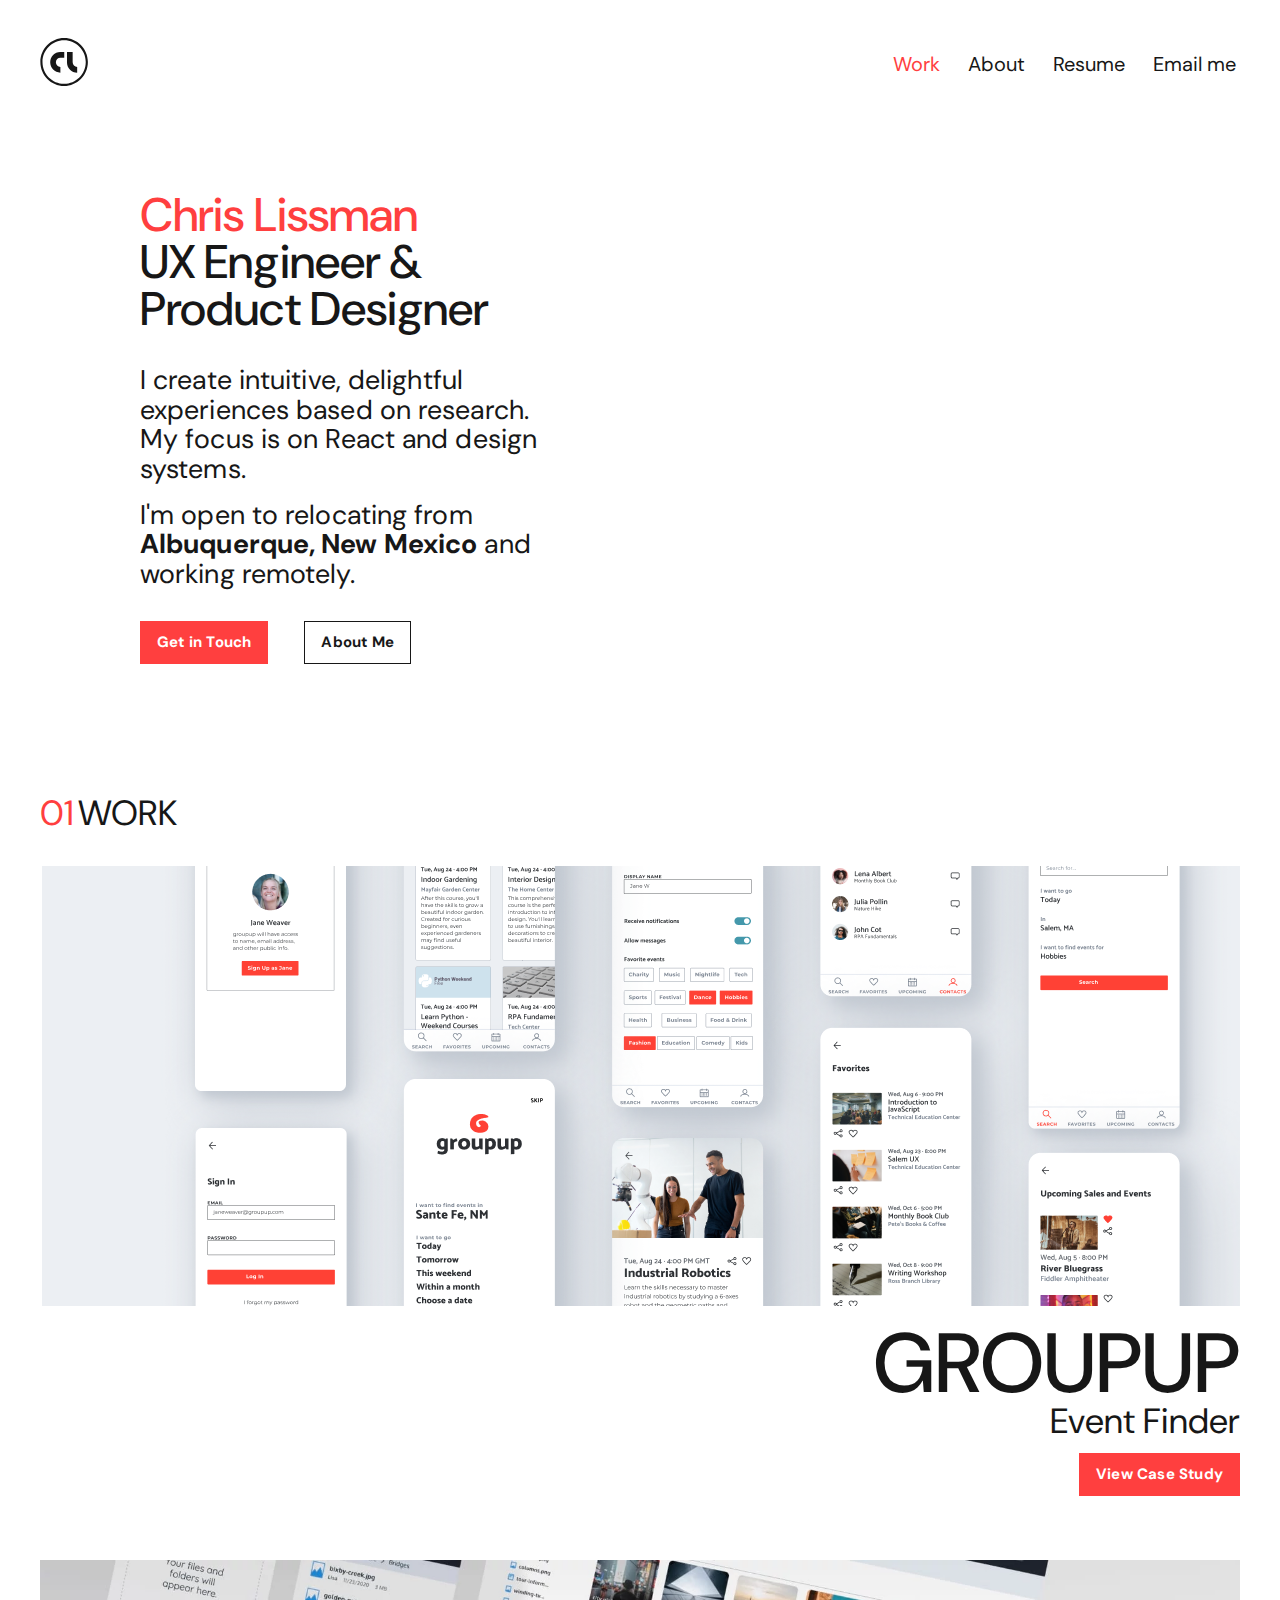
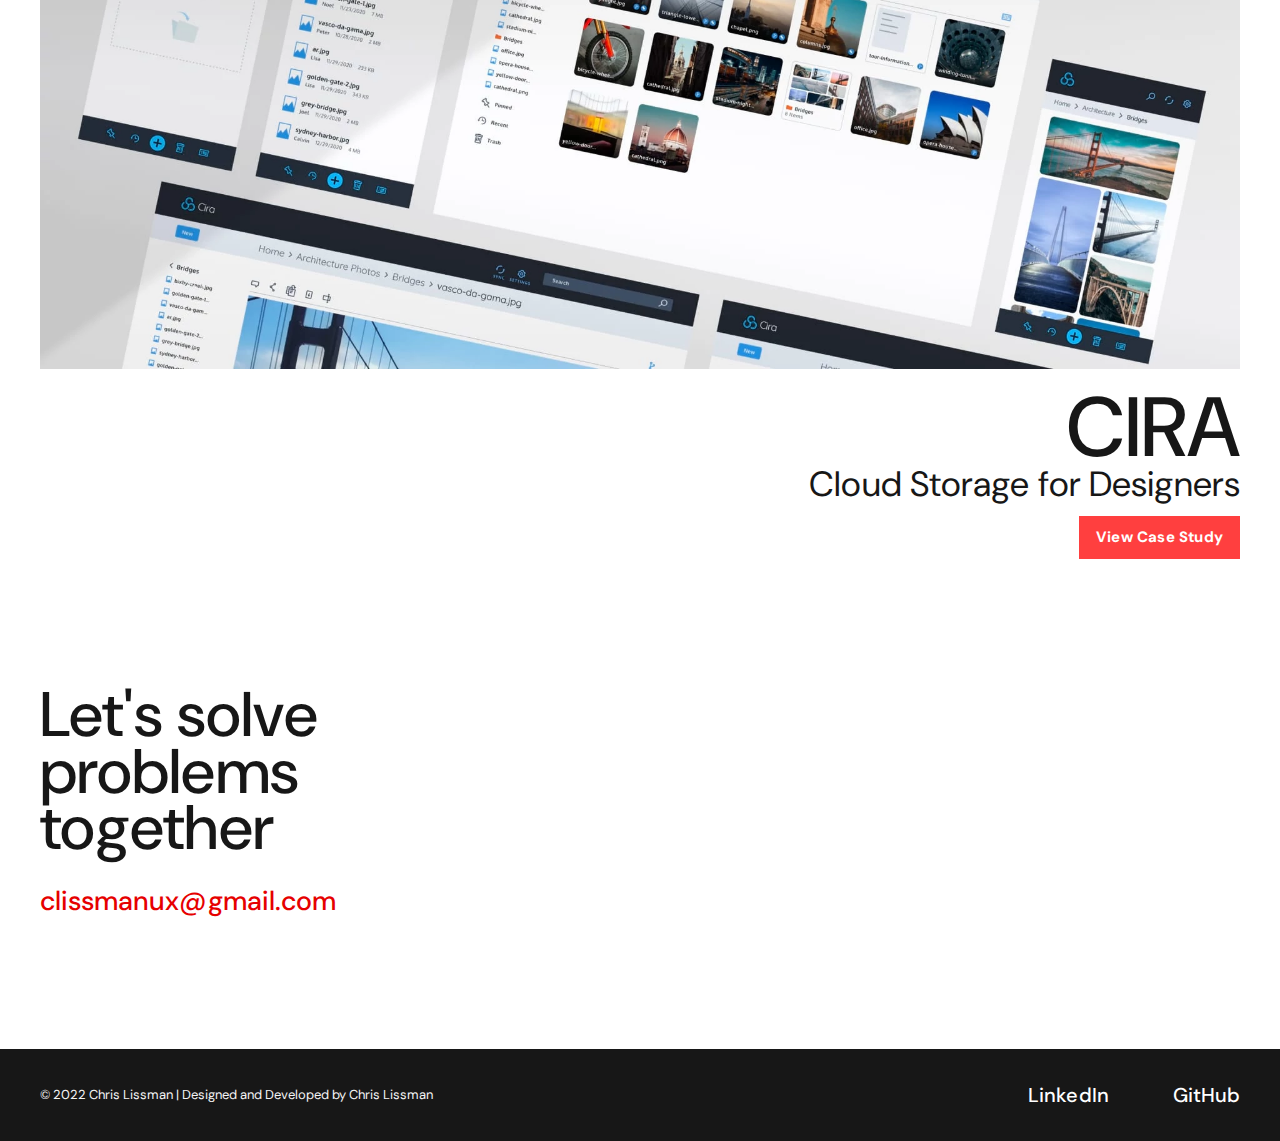
<file: index.html>
<!DOCTYPE html>
<html lang="en">
<head>
<script async src="https://www.googletagmanager.com/gtag/js?id=UA-161770783-1"></script>
<script>
    window.dataLayer = window.dataLayer || [];
    function gtag() { dataLayer.push(arguments); }
    gtag('js', new Date());

    gtag('config', 'UA-161770783-1');
</script>
    <meta charset="UTF-8">
    <meta name="viewport" content="width=device-width, initial-scale=1.0">
    <meta name='description' content="Chris Lissman's Portfolio with UX Design Case Studies">
    <meta name="keywords" content="Chris Lissman, Lissman UX, UX Designer, UX Engineer, User Research, User Flows, User Stories, Brand Guidelines, Logo, Branding, Personas, Prototyping, G Suite, Ethnography, Design Systems, User Surveys, User Interviews, Competitive Analysis, SWOT Analysis, Wireframes, Figma, Adobe CC, Photoshop, Illustrator, XD, HTML, CSS, React, JavaScript, Git, jQuery">
    <title>Chris Lissman | UX Engineer</title>
    <script src="scripts/app.js" async></script>
    <link rel="shortcut icon" href="images/logo_favicon.png?v=2" type="image/x-icon">
    <link rel="stylesheet" href="styles/normalize.css">
    <link rel="stylesheet" href="styles/style.css">
</head>
<body>
    <header>
        <nav>
            <a href="index.html"><img class="logo" src="images/logo_large.svg" alt="Chris Lissman's logo"></a>
            <div class='menu'>
                <a class="text--highlight" href="index.html">Work</a>
                <a href="about.html">About</a>
                <a href="chris_lissman_resume.pdf" target="_blank" rel="noopener">Resume</a>
                <a href="mailto:clissmanux@gmail.com" target="_blank" rel="noopener">Email me</a>
            </div>
            <div class="hamburger" onclick="openMenu()"><div></div></div>
            <div class="mobile-menu initial">
                <div class="mobile-menu mobile-menu__links">
                    <a class='smallest text--highlight' href="index.html">Work</a>
                    <a class='smallest' href="about.html">About</a>
                    <a class='smallest' href="chris_lissman_resume.pdf" target="_blank" rel="noopener">Resume</a>
                    <a class='smallest' href="mailto:clissmanux@gmail.com" target="_blank" rel="noopener">Email me</a>
                </div>
            </div>
        </nav>
    </header>
    <main class='index'>
        <section>
            <div class="sizing sizing--wide intro">
                <h1 class='smaller'><span class='text--highlight'>Chris Lissman</span> <br> UX Engineer & Product Designer</h1>
                <h2 class='smallest'>I create intuitive, delightful experiences based on research. My focus is on React and design systems.</h2>
                <h2 class='smallest'>I'm open to relocating from <strong>Albuquerque, New Mexico</strong> and working remotely.</h2>
                <a class='button' href="mailto:clissmanux@gmail.com" target="_blank" rel="noopener">Get in Touch</a>
                <a class='button button--secondary' href="about.html">About Me</a>
            </div>
        </section>
        <section>
            <div class="sizing sizing--wide work">
                <h2 class='smaller'><span class='text--highlight spacer--right'>01</span>WORK</h2>
                <a href="groupup.html">
                    <img src="/images/groupup/screens.png" alt="groupup event-finder product images">
                </a>
                <h3 class="larger title">groupup</h3>
                <h4 class="smallest align-right">Event Finder</h4>
                <a href="groupup.html" class="button">View Case Study</a>
                <a href="cira.html">
                    <picture >
                        <source class='screen-image' srcset="images/cira/screens_1.webp" type="image/webp">
                        <source class='screen-image' srcset="images/cira/screens_1.jpg" type="image/jpeg">
                        <img class='screen-image'  src="images/cira/screens_1.jpg"
                            alt="Cira cloud storage product images">
                    </picture>
                </a>
                <h3 class='larger title'>Cira</h3>   
                <h4 class='smallest align-right'>Cloud Storage for Designers</h4>
                <a class="button" href="cira.html">View Case Study</a>
            </div>
        </section>
        <section>
            <div class="sizing sizing--wide">
                <h2 class='smaller contact'>Let's solve problems together</h2>
                <address class='contact'>
                    <a href="mailto:clissmanux@gmail.com" target="_blank" rel="noopener">clissmanux@gmail.com</a>
                </address>
            </div>
        </section>
    </main>
    <footer>
        <div class="sizing--wide">
            <ul>
                <li><a href="https://www.linkedin.com/in/chrislissman/" target="_blank" rel="noopener">LinkedIn</a></li>
                <li><a href="https://github.com/clissman" target="_blank" rel="noopener">GitHub</a></li>
            </ul>
            <small>&copy; 2022 Chris Lissman | Designed and Developed by Chris Lissman</small>
        </div>
    </footer>
</body>
</html>
</file>
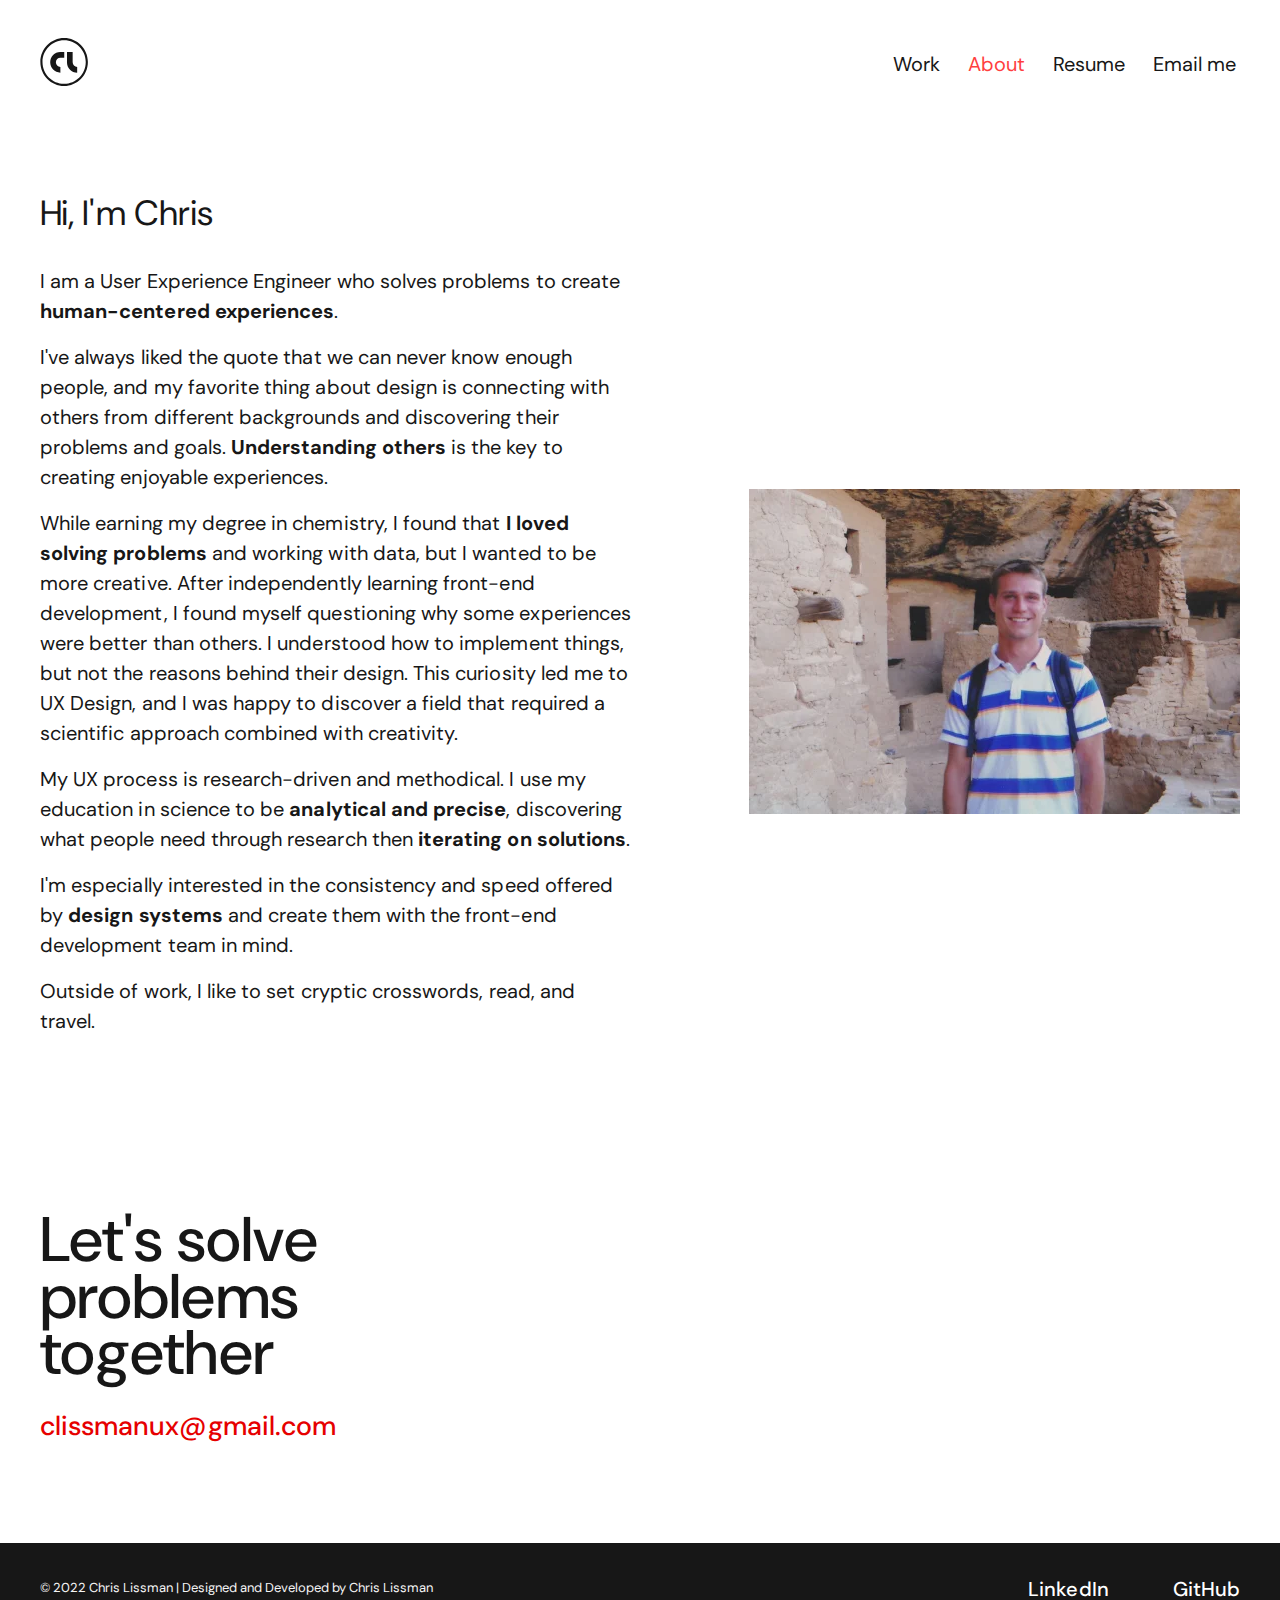
<file: about.html>
<!DOCTYPE html>
<html lang="en">
<head>
<script async src="https://www.googletagmanager.com/gtag/js?id=UA-161770783-1"></script>
<script>
    window.dataLayer = window.dataLayer || [];
    function gtag() { dataLayer.push(arguments); }
    gtag('js', new Date());

    gtag('config', 'UA-161770783-1');
</script>
    <meta charset="UTF-8">
    <meta name="viewport" content="width=device-width, initial-scale=1.0">
    <meta name='description' content="Chris Lissman's Portfolio with UX Design Case Studies">
    <meta name="keywords" content="Chris Lissman, Lissman UX, Biography, About, UX Designer, UX Engineer, User Research, User Flows, User Stories, Brand Guidelines, Logo, Branding, Personas, Prototyping, G Suite, Ethnography, Design Systems, User Surveys, User Interviews, Competitive Analysis, SWOT Analysis, Wireframes, Figma, Adobe CC, Photoshop, Illustrator, XD, HTML, CSS, React, JavaScript, Git, jQuery">
    <title>Chris Lissman | Cira Case Study</title>
    <script src="scripts/app.js" async></script>
    <link rel="shortcut icon" href="images/logo_favicon.png?v=2" type="image/x-icon">
    <link rel="stylesheet" href="styles/normalize.css">
    <link rel="stylesheet" href="styles/style.css">
</head>
<body>
    <header>
        <nav>
            <a href="index.html">
                <img class="logo" src="images/logo_large.svg" alt="Chris Lissman's logo">
            </a>
            <div class='menu'>
                <a href="index.html">Work</a>
                <a class="text--highlight" href="about.html">About</a>
                <a href="chris_lissman_resume.pdf" target="_blank" rel="noopener">Resume</a>
                <a href="mailto:clissmanux@gmail.com" target="_blank" rel="noopener">Email me</a>
            </div>
            <div class="hamburger" onclick="openMenu()"><div></div></div>
            <div class="mobile-menu initial">
                <div class="mobile-menu mobile-menu__links">
                    <a class='smallest' href="index.html">Work</a>
                    <a class='smallest text--highlight' href="about.html">About</a>
                    <a class='smallest' href="chris_lissman_resume.pdf" target="_blank" rel="noopener">Resume</a>
                    <a class='smallest' href="mailto:clissmanux@gmail.com" target="_blank" rel="noopener">Email me</a>
                </div>
            </div>
        </nav>
    </header>
    <main>
        <div class="sizing sizing--wide two-columns">
            <picture class='photo'>
                <source srcset="images/chris_lissman_picture.webp" type="image/webp">
                <source srcset="images/chris_lissman_picture.jpg" type="image/jpeg">
                <img src="images/chris_lissman_picture.jpg" alt="Chris Lissman at Mesa Verde National Park">
            </picture>
            <section class='about'>
                <h1 class='smaller'>Hi, I'm Chris</h1>

                <p>I am a User Experience Engineer who solves problems to create <strong>human-centered experiences</strong>.</p>
                
                <p>I've always liked the quote that we can never know enough people, and my favorite thing about design is connecting with
                others from different backgrounds and discovering their problems and goals. <strong>Understanding others</strong> is the key to creating
                enjoyable experiences.</p>
                
                <p>While earning my degree in chemistry, I found that <strong>I loved solving problems</strong> and working with data, but I wanted to be
                more creative. After independently learning front-end development, I found myself questioning why some experiences were
                better than others. I understood how to implement things, but not the reasons behind their design. This curiosity led me
                to UX Design, and I was happy to discover a field that required a scientific approach combined with creativity.</p>

                <p>My UX process is research-driven and methodical. I use my education in science to be <strong>analytical and precise</strong>, discovering
                what people need through research then <strong>iterating on solutions</strong>.</p>
                
                <p>I'm especially interested in the consistency and speed offered by <strong>design systems</strong> and create them with the front-end
                development team in mind.</p>
                
                <p>Outside of work, I like to set cryptic crosswords, read, and travel.</p>
            </section>
        </div>
        <section>
            <div class="sizing sizing--wide">
                <h2 class='smaller contact'>Let's solve problems together</h2>
                <address class='contact'>
                    <a href="mailto:clissmanux@gmail.com" target="_blank" rel="noopener">clissmanux@gmail.com</a>
                </address>
            </div>
        </section>
    </main>
    <footer>
        <div class="sizing--wide">
            <ul>
                <li><a href="https://www.linkedin.com/in/chrislissman/" target="_blank" rel="noopener">LinkedIn</a></li>
                <li><a href="https://github.com/clissman" target="_blank" rel="noopener">GitHub</a></li>
            </ul>
            <small>&copy; 2022 Chris Lissman | Designed and Developed by Chris Lissman</small>
        </div>
    </footer>
</body>
</html>
</file>
<file: styles/style.css>
/* 
Global Settings
Sizing, Spacing & Containers
Typography
Tables
Interactive Elements
Miscellaneous
Page Sections 
    Intro
    Work
    Skills
    Navigation
    Competitive Analysis
    Colors
    Personas
    Project Details
    Logos & Icons
    Contact
    Footer
*/

/* --------------------------------------------- Global Settings ---------------------------------------------*/

@import url('https://fonts.googleapis.com/css2?family=DM+Sans:ital,wght@0,400;0,500;0,700;1,400&display=swap');

:root {
    --coral-lightest: #FF5A5A;
    --coral-base: #FF3F3F;
    --coral-darkest: #E60000;

    --malibu-darkest: #6DDCFF;
    --malibu-base: #A4E9FF;
    --malibu-lightest: #C3F1FF;

    --grey-lightest: #F4F4F4;
    --grey-lighter: #BFBFBF;
    --grey-base: #6E6E6E;
    --grey-darker: #505050;
    --grey-darkest: #171717;

    --gradient-1: linear-gradient(156.2deg, #FFFFFF 9.18%, rgba(241, 241, 241, 0.814018) 29.45%, rgba(233, 233, 233, 0.416667) 54.47%, #F7F7F7 74.31%);
    --gradient-2: linear-gradient(156.13deg, #FAFAFA 9.18%, rgba(249, 249, 249, 0.814018) 22.55%, rgba(244, 244, 244, 0.416667) 54.47%, #F7F7F7 91.99%);
    --gradient-3: linear-gradient(160.4deg, #F2F3F4 9.18%, rgba(229, 231, 236, 0.416667) 34.49%, rgba(234, 235, 239, 0.91998) 69.99%, #EEF0F5 91.99%);

    color: var(--grey-darkest);
    font-family: 'DM Sans', sans-serif;
}

::selection {
    background: rgb(3, 105, 201);
    color: white;
}

body {
    text-rendering: optimizeLegibility;
}

html,
body {
    overflow-x: hidden;
}

/* --------------------------------------------- Sizing, Spacing & Containers ---------------------------------------------*/

.screen-image {
    margin-top: 64px;
}

img {
    width: 100%;
}

section {
    margin-bottom: 64px;
}

canvas {
    margin-bottom: 32px;
}

.sizing {
    margin: 0 auto;
    max-width: 592px;
    overflow-wrap: break-word;
    padding-left: 24px;
    padding-right: 24px;
}

.sizing--wide {
    max-width: 1200px;
    padding-left: 24px;
    padding-right: 24px;
}

.hero {
    position: relative;
    margin-top: -64px;
    margin-bottom: -32px;
}

.hero__title {
    display: none;
}

.padded {
    padding: 0 24px;
}

@media screen and (min-width: 900px) {
    .hero__title {
        bottom: 25%;
        display: block;
        left: 8%;
        max-width: 20%;
        position: absolute;
    }

    .project-details__title {
        display: none;
    }
}

.margin--16-top {
    margin: 16px 0;
}

.margin--32-top {
    margin: 32px 0;
}

.margin--64-top {
    margin: 64px 0;
}

.img--nudge-top {
    margin-top: 64px;
}

.container__flexbox--6 {
    display: flex;
    justify-content: space-between;
}

.container__flexbox--6 img {
    /* height: 521px; */
    max-width: inherit;
}

@media screen and (min-width: 600px) {
    section {
        margin-bottom: 96px;
    }
}

.about {
    max-width: 592px;
}

h1.project_title {
    font-weight: 500;
    margin-bottom: 16px;
}

h2.project_title {
    margin-top: -16px;
    font-size: 27px;
}

.spacer-top-32px {
    margin-top: 32px;
}

.spacer-bottom-16px {
    margin-bottom: 16px !important;
}

.img--initial {
    width: initial;
}

.img--border {
    border: 1px solid var(--grey-lighter);
}

.container-logo .img--smaller {
    max-width: 240px;
}

.background--grey {
    background: var(--gradient-1);
    display: flex;
    justify-content: center;
    margin-bottom: 64px;
    padding: 32px 0;
    width: 100%;
    flex-wrap: wrap;
}

.background--grey .sizing {
    order: -1;
}

.background--grey img {
    max-width: 600px;
}

.background--grey div {
    margin: 0 24px;
}

.comparison {
    background: var(--gradient-2);
    display: flex;
    flex-wrap: wrap;
    justify-content: center;
    margin: 32px 0;
    padding: 32px 0;
    width: 100%;
}

.preference_comparison {
    display: flex;
    flex-wrap: wrap;
    justify-content: center;
    padding: 16px 24px;
    background: var(--gradient-2);
}

.preference_comparison canvas {
    margin: 32px 0 0 0;
    max-width: 592px;
    align-self: center;
}

.preference_comparison img {
    flex-basis: 415px;
}

.comparison div {
    margin: 16px 24px;
}

@media screen and (min-width: 400px) and (max-width: 1000px) {
    .comparison div {
        max-width: 440px;
    }
}

.full {
    width: 100%;
    margin-bottom: 64px;
}

.partial {
    margin: 32px 0;
}

.full-column {
    margin: 48px auto 64px;
    display: block;
    max-width: max-content;
}


@media screen and (max-width: 900px) {
    .full {
        height: 300px;
        object-fit: cover;
    }
}

.index section {
    margin-bottom: 128px;
}

/* --------------------------------------------- Typography ---------------------------------------------*/

h1,
h2,
h3,
h4,
h5,
h6 {
    margin: 0;
}

p,
address,
li {
    font-size: 17px;
    line-height: 1.5;
    letter-spacing: 0.05px;
}

p {
    margin: 0 0 16px;
}

strong {
    font-weight: 700;
}

ul {
    list-style-type: none;
    margin: 0;
    padding: 0;
}

li {
    line-height: 1.3em;
    margin-bottom: 8px;
}

.list--bulleted li::before {
    content: "·";
    font-weight: 700;
    margin-right: -3px;
    position: relative;
    right: 8px;
}

.larger {
    font-size: 47px;
    font-weight: 500;
    line-height: 0.9;
    margin: 0 0 32px;
    letter-spacing: -0.1px;
}

.smaller {
    font-size: 35px;
    font-style: normal;
    font-weight: normal;
    line-height: 42px;
    margin-bottom: 32px;
    letter-spacing: 0.1px;
}

.smallest {
    font-size: 27px;
    font-weight: 500;
    line-height: 1.1;
    margin-bottom: 16px;
    letter-spacing: 0.1px;
}

.mini {
    font-size: 20px;
    font-weight: 500;
    margin-bottom: 4px;
}

.body_two {
    font-size: 15px;
}

@media screen and (min-width: 600px) {

    p,
    address,
    li {
        font-size: 20px;
    }

    .smallest {
        font-size: 47px;
    }

    .mini {
        font-size: 35px;
        margin-bottom: 8px;
    }

    .larger {
        font-size: 84px;
    }
}

.paragraph_description {
    font-size: 20px;
    font-weight: 700;
    margin: 32px 0 4px;
}

@media screen and (min-width: 600px) {
    .paragraph_description {
        font-size: 22px;
    }
}


.overline {
    font-size: 15px;
    font-weight: 700;
    letter-spacing: 0.4px;
    margin-bottom: 4px;
}

@media screen and (max-width: 600px) {
    .overline {
        font-size: 13px;
    }
}


.title {
    text-transform: uppercase;
}

.graph__title {
    color: var(--grey-base);
    font-size: 16px;
    font-weight: 700;
    margin-top: 32px;
}

.align-right {
    text-align: right;
}

.text--highlight {
    color: var(--coral-base);
}

.spacer--right {
    margin-right: 4px;
}

/* --------------------------------------------- Interactive Elements ---------------------------------------------*/

a {
    color: var(--coral-darkest);
    text-decoration: none;
    font-weight: 500;
}

a.button {
    background-color: var(--coral-base);
    border: 1px solid var(--coral-base);
    color: white;
    display: inline-block;
    font-weight: 700;
    font-size: 15px;
    letter-spacing: 0.2px;
    margin-top: 16px;
    padding: 12px 16px;
    transition: background-color 0.1s ease;
}

a.button:hover {
    background: var(--coral-darkest);
}

a.button:first-of-type {
    margin-right: 32px;
}

a.button--secondary {
    background: white;
    border: 1px solid var(--grey-darkest);
    color: var(--grey-darkest);
    margin-left: 0;
}

a.button--secondary:hover {
    background: var(--grey-lightest);
}

/* --------------------------------------------- Tables ---------------------------------------------*/

table {
    border-collapse: collapse;
    font-size: 15px;
    letter-spacing: 0.2px;
    margin-top: 32px;
    max-width: 100%;
    table-layout: fixed;
}

table caption {
    text-align: left;
}

td {
    overflow: hidden;
    padding: 16px 6px;
    vertical-align: top;
}

table td:last-child {
    text-align: center;
}

th {
    padding: 16px 4px;
    text-align: left;
    white-space: nowrap;
}

thead {
    color: var(--grey-darker);
}

thead th:last-child {
    text-align: center;
    width: 90px;
}



tr:nth-of-type(2n) {
    background: var(--grey-lightest);
}

.cell--medium-priority {
    background: var(--malibu-base);
}

.cell--low-priority {
    background: var(--malibu-lightest);
}

.cell--high-priority {
    background: var(--malibu-darkest);
}

.cell--high-severity {
    background: #FF7D45;
    font-weight: 700;
}

.cell--medium-severity {
    background: #FF9E67;
    font-weight: 700;
}

.cell--low-severity {
    background: #FFC27B;
    font-weight: 700;
}

.padded {
    padding: 0 24px;
}

@media screen and (min-width: 600px) {
    table {
        margin-top: 32px;
    }
}

section > table {
    margin-top: -64px;
}

@media screen and (max-width: 400px) {
    table {
        font-size: 13px !important;
    }
}

@media screen and (max-width: 900px) {
    .cell--hide {
        display: none;
    }
}

/* --------------------------------------------- Miscellaneous---------------------------------------------*/

.tooltip {
    background-color: var(--grey-darkest);
    border: red;
    border-radius: 2px;
    color: white;
    font-size: 13px;
    font-weight: 700;
    letter-spacing: 1px;
    padding: 8px 6px;
    position: fixed;
}

.tooltip::after {
    border-color: transparent var(--grey-darkest) transparent transparent;
    border-style: solid;
    border-width: 5px;
    content: "";
    margin-top: -5px;
    position: absolute;
    right: 100%;
    top: 50%;
}

/* --------------------------------------------- Sections: Intro ---------------------------------------------*/

.intro>* {
    max-width: 410px;
}

.intro h1 {
    font-weight: 500;
    line-height: 1;
    max-width: 300px;
}

.intro h2 {
    font-weight: 400;
}

@media screen and (min-width: 600px) {
    .intro>* {
        margin-left: 100px;
    }

    .intro h1 {
        font-size: 47px;
        max-width: 400px;
    }

    .intro h2 {
        font-size: 27px;
    }
}

/* --------------------------------------------- Sections: Work ---------------------------------------------*/

.work {
    align-items: flex-end;
    display: flex;
    flex-direction: column;
}

.work .button {
    margin-top: -4px;
}

.work h4 {
    font-weight: 400;
}

.work h3 {
    margin: 16px 0 0 0;
}

@media screen and (min-width: 600px) {
    .work h4 {
        font-size: 35px;
    }
}

/* --------------------------------------------- Sections: Skills ---------------------------------------------*/

.skills {
    display: flex;
    flex-wrap: wrap;
    justify-content: space-between;
    margin: 32px auto -32px;
    flex-basis: fill;
}

.skills h2 {
    flex-basis: 100%;
}

.skills ul {
    flex-basis: 50%;
    margin-bottom: 32px;
}

.skills h3 {
    font-size: 20px;
}

@media screen and (min-width: 780px) {
    .skills ul {
        flex-basis: auto;
    }

    .skills h3 {
        font-size: 27px;
    }
}

.work h2 {
    align-self: flex-start;
}

/* --------------------------------------------- Sections: Navigation ---------------------------------------------*/

main {
    margin-top: 128px;
}

@media screen and (min-width: 600px) {
    main {
        margin-top: 192px;
    }
}

header {
    position: fixed;
    width: 100%;
    background: white;
    display: flex;
    justify-content: center;
    z-index: 1;
}

nav {
    align-items: center;
    display: flex;
    height: 64px;
    justify-content: space-between;
    margin: 0 24px;
    max-width: 1200px;
    width: 100%;
}

nav a {
    color: var(--grey-darkest);
    font-size: 15px;
    font-weight: 400;
}

.photo {
    align-self: center;
    margin-bottom: 32px;
    order: 2;
    display: block;
}

.photo source,
.photo img {
    max-width: 492px;
    min-width: 320px;
}

@media screen and (min-width: 1000px) {
    .two-columns {
        display: flex;
    }

    .photo {
        margin-left: 117px;
        min-width: 392px;
    }
}

nav div a {
    padding: 12px 7px;
}

@media screen and (min-width: 600px) {
    nav div a {
        font-size: 20px;
        padding: 4px;
        margin-left: 16px;
    }

    nav {
        height: 128px;
    }
}

.hamburger {
    display: none;
    cursor: pointer;
    padding: 12px;
}


@media screen and (max-width:600px) {
    .menu {
        display: none;
    }

    .hamburger {
        display: block;
    }

}

@media screen and (min-width: 600px) {
    .mobile-menu {
        display: none;
    }
}

.mobile-menu {
    width: 100vw;
    height: 100vh;
    background: white;
    position: absolute;
    top: 0;
    left: 0;
    margin-top: 64px;
    transition: 0.25s 0.4s ease-in;
    visibility: hidden;
    opacity: 0;
}

.mobile-menu__links {
    display: flex;
    flex-direction: column;
    align-items: center;
    justify-content: space-evenly;
    height: 30vh;
    margin-top: 64px;
    transition: 0.25s ease-in;
    visibility: hidden;
    opacity: 0;
}

.initial {
    visibility: hidden;
    transition: none;
}

.active-1 {
    visibility: visible;
    opacity: 1;
    transition: 0.25s ease-out;
}

.active-2 {
    visibility: visible;
    opacity: 1;
    transition: opacity 0.25s 0.40s ease-out;
}

.inactive-1 {
    visibility: hidden;
    opacity: 0;
    transition: visibility 0s .4s, opacity 0.3s ease-out;
}

.inactive-2 {
    visibility: hidden;
    opacity: 0;
    transition: visibility 0s .4s, opacity 0.3s ease-out;
}


.hamburger {
    margin-right: -12px;
    width: 24px;
}

.hamburger:after,
.hamburger:before,
.hamburger div {
    background-color: var(--grey-darkest);
    content: '';
    display: block;
    height: 2px;
    margin: 4px 0;
    transition: all 0.2s 0.1s ease-in-out;
}

.hamburger.hamburger--active:before {
    transform: translateY(6px) rotate(135deg);
}

.hamburger.hamburger--active:after {
    transform: translateY(-6px) rotate(-135deg);
}

.hamburger.hamburger--active div {
    transform: scale(0);
}



/* --------------------------------------------- Competitive Analysis ---------------------------------------------*/

.competitive_analysis {
    margin: 64px 0;
}

.competitive_analysis img {
    /* width: 200px; */
    margin-bottom: 8px;
}

.competitive_analysis:last-of-type {
    margin-bottom: 0;
}

.competitive_analysis>ul {
    margin: 32px 0;
}

.competitive_analysis .container__flexbox--6 div:first-child {
    margin-right: 16px;
}


/* --------------------------------------------- Section Colors ---------------------------------------------*/

.colors__grid {
    display: grid;
    grid-gap: 16px;
    grid-template-columns: repeat(4, 1fr);
    width: 100%;
}

.colors__grid--color {
    align-items: flex-end;
    display: flex;
    height: 100px;
}

.colors__grid--color div {
    background: white;
    height: 46px;
    padding-top: 8px;
    width: 100%;
}

.colors__grid--color p {
    font-size: 15px;
    margin: 0;
}

.colors p:last-child {
    color: var(--grey-darker);
    margin-top: -4px;
}

.colors__grid--color:nth-child(-n+5) {
    grid-column: span 2;
}


@media screen and (min-width: 600px) {
    .colors__grid {
        grid-template-columns: repeat(6, 1fr);
    }
}

/* --------------------------------------------- Sections: Personas ---------------------------------------------*/

.persona {
    display: grid;
    grid-gap: 16px;
    grid-template-columns: repeat(4, 1fr);
    grid-template-rows: auto min-content;
    grid-template-areas: "photo photo name name"
        "photo photo quote quote"
        "photo photo info info"
        "bio bio bio bio"
        "moti   moti     moti    moti"
        "goals  goals   frust  frust";
    background: white;
    padding: 24px;
    max-width: 502px;
    margin-top: 32px;
}

@media screen and (min-width: 600px) {
    .persona {
        display: grid;
        grid-gap: 16px;
        grid-template-columns: repeat(4, 1fr);
        grid-template-rows: auto min-content;
        grid-template-areas: "photo photo name name"
            "photo photo quote quote"
            "photo photo info info"
            "bio   bio    moti moti"
            "goals  goals   frust  frust";
        background: white;
        padding: 24px;
        max-width: 502px;
        margin-top: 32px;
    }
}

@media screen and (max-width: 1720px) {
    #vince {
        display: none;
    }
    #cathy {
        display: none;
    }
}

.personas {
    display: flex;
    justify-content: center;
    margin-top: 64px;
    background: var(--gradient-3);
    padding: 0 24px 24px 24px;
    flex-wrap: wrap;
    justify-content: space-evenly;
    align-content: space-between;
}

@media screen and (max-width: 400px) {
    .persona .smaller {
        font-size: 27px;
    }

    .info ul li {
        font-size: 13px;
    }
}

.persona blockquote {
    color: var(--grey-darker);
    font-style: italic;
    grid-area: quote;
    letter-spacing: 0.2px;
    margin: 0;
}

.persona blockquote::before {
    content: '“';
    margin-right: -3px;
    position: relative;
    right: 4px;
}

.persona blockquote::after {
    content: '”';
}

.persona img {
    grid-area: photo;
    height: 100%;
    max-height: 300px;
    object-fit: cover;
    object-position: top;
    margin: -24px 0 0 -24px;
}

.persona li {
    font-size: 15px;
}

.persona p,
.persona h5 {
    margin: 0;
}

.bio {
    grid-area: bio;
}

.frust {
    grid-area: frust;
}

.goals {
    grid-area: goals;
}

.info {
    display: flex;
    grid-area: info;
    justify-content: space-between;
}

.info ul:first-child {
    color: var(--grey-base);
}

.moti {
    grid-area: moti;
}

.name {
    grid-area: name;
}

.name h4 {
    margin-bottom: 0;
}

.name p {
    color: var(--grey-darker);
}

/* --------------------------------------------- Sections: Project Details ---------------------------------------------*/

.project-details {
    display: flex;
    flex-wrap: wrap;
}

.project-details li {
    font-size: 15px;
    margin-bottom: 0;
}

.project-details h1,
.project-details h2 {
    flex-basis: 100%;
}

.project-details h1 {
    margin-bottom: 4px;
}

.details--whole {
    flex-basis: 100%;
}

.details--half {
    display: flex;
    flex-basis: 50%;
    flex-grow: 1;
    justify-content: space-between;
}

.details--quarter {
    flex-basis: 50%;
}

@media screen and (min-width:600px) {
    .details--quarter {
        flex-basis: 25%;
        white-space: nowrap;
    }

    .details--whole {
        flex-basis: 50%;
    }
}

@media screen and (max-width: 400px) {
    .project-details li {
        font-size: 13px;
    }
}

.flex--full {
    flex-basis: 100%;
}

/* --------------------------------------------- Sections: Logos & Icons ---------------------------------------------*/

.container-logo {
    width: 100%;
    background: black;
    padding: 32px 0;
    display: flex;
    justify-content: center;
}

.container-logo--white {
    background: white;
}

.container-logo img {
    max-width: 390px;
    margin: 0 24px;
    padding: 0 24px;
}

.container-logo:first-child {
    background: white;
    margin-top: 16px;
}

.logo {
    width: 36px;
    padding: 12px;
    margin-left: -12px;
}

@media screen and (min-width: 600px) {
    .logo {
        width: 48px;
        padding: 0;
        margin: 0;
    }
}

.icons {
    display: flex;
    flex-flow: wrap;
    margin: 32px auto 0;
    max-width: 640px;
}

.icons img {
    flex: 1 0 16%;
    margin-bottom: 32px;
    max-height: 48px;
}

/* --------------------------------------------- Sections: Contact ---------------------------------------------*/

address {
    margin-top: -8px;
}

address a {
    color: var(--coral-darkest);
    font-style: normal;
    white-space: nowrap;
}

.contact {
    max-width: 217px;
}

h2.contact {
    margin-bottom: 20px;
}

@media screen and (min-width: 600px) {
    .contact {
        max-width: 328px;
    }

    address.contact {
        font-size: 27px;
    }

    h2.contact {
        font-weight: 500;
        font-size: 63px;
        line-height: 0.9;
        margin: 64px 0 32px;
    }
}

/* --------------------------------------------- Sections: Footer ---------------------------------------------*/

footer {
    align-items: center;
    background: var(--grey-darkest);
    color: var(--grey-lightest);
    display: flex;
    height: 192px;
}

footer div {
    margin: 0;
}

footer a {
    color: white;
}

footer small {
    display: block;
    font-style: normal;
    font-size: 13px;
    font-weight: normal;
    line-height: 1.6;
    margin-top: 32px;
    max-width: 256px;
}

footer ul {
    display: flex;
    flex-flow: column;
}

@media screen and (min-width: 600px) {
    footer {
        height: 92px;
        justify-content: center;
    }

    footer ul {
        flex-flow: row;
        order: 2;
    }

    footer li {
        margin: 0 0 0 64px;
    }

    footer div {
        align-items: center;
        display: flex;
        flex-flow: row;
        justify-content: space-between;
        width: 100%;
    }

    footer small {
        margin: 0;
        max-width: 100%;
    }
}
</file>
